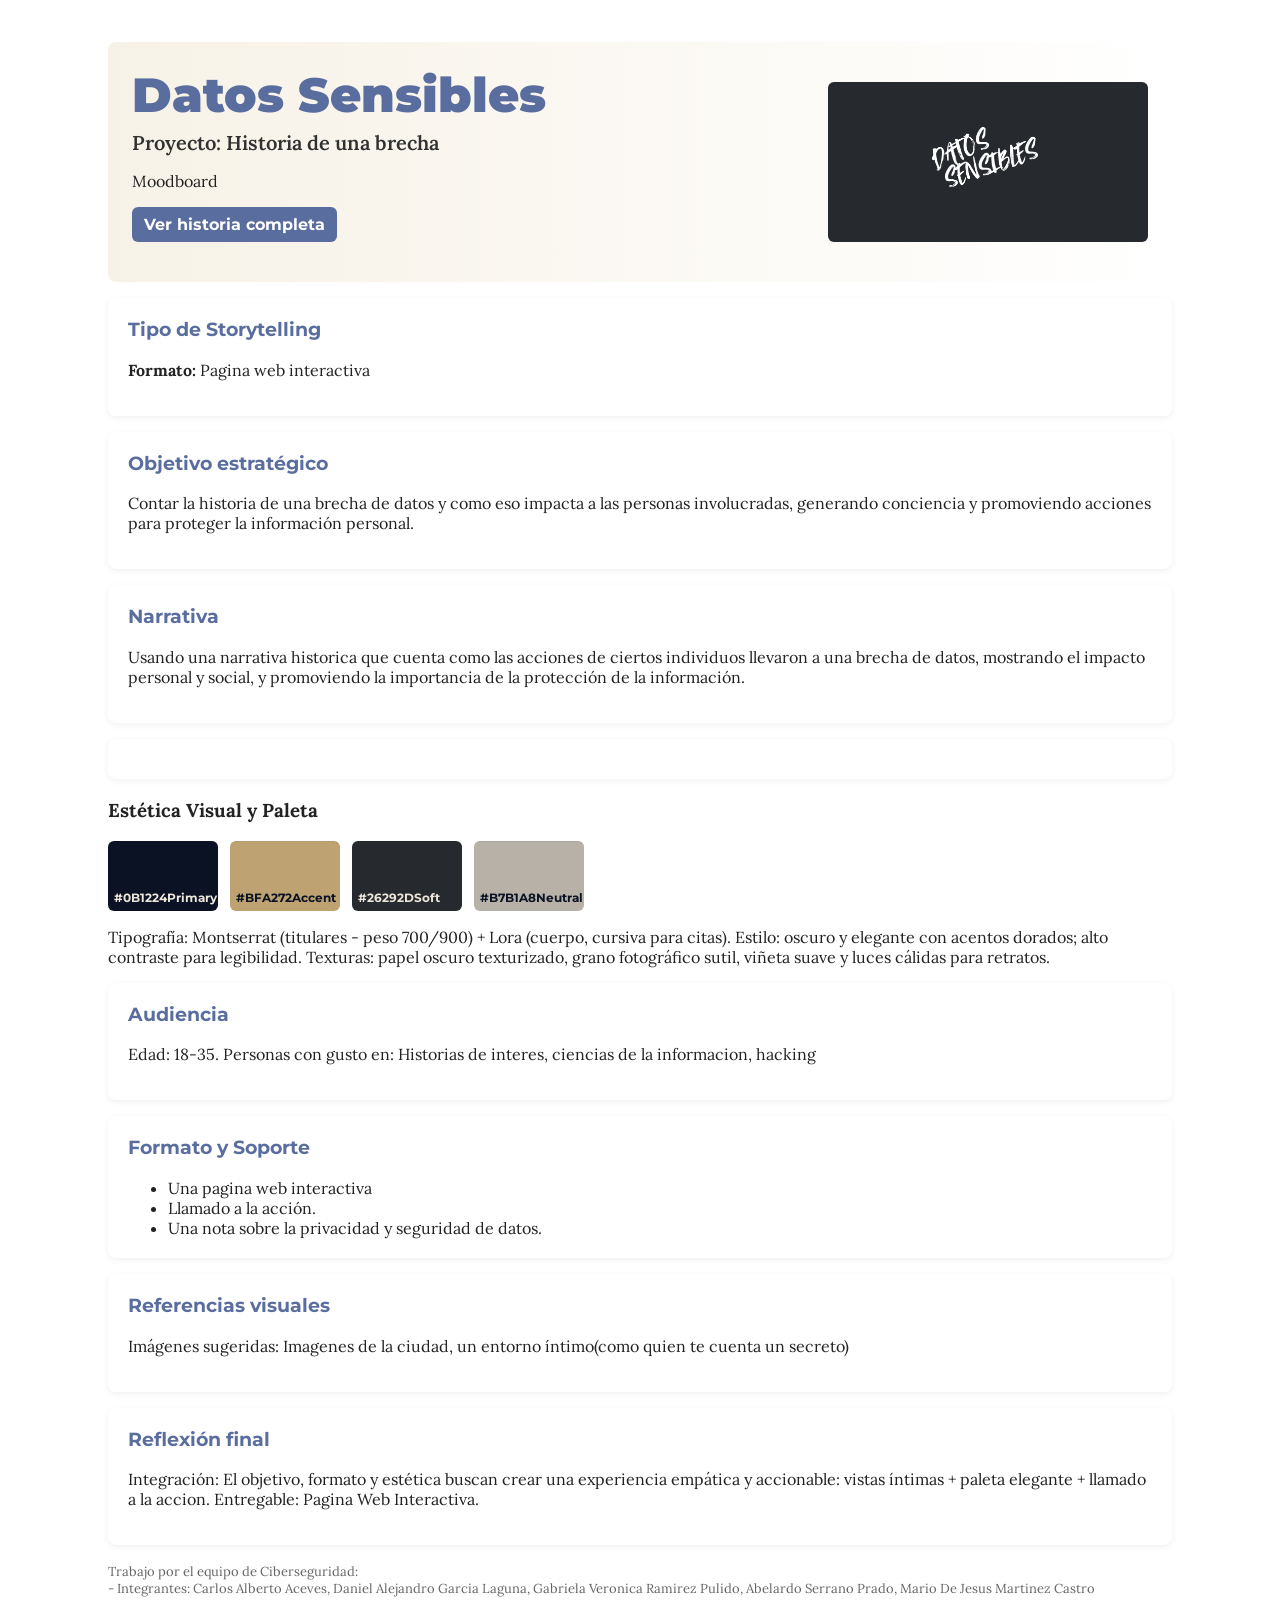
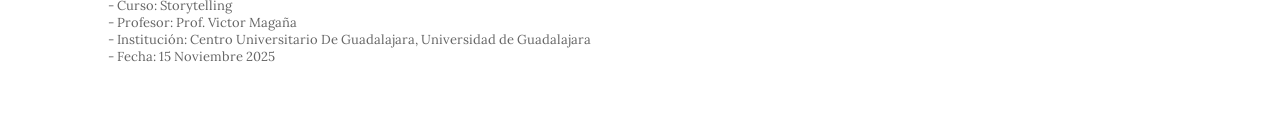
<file: moodboard/index.html>
<!doctype html>
<html lang="es">
<head>
  <meta charset="utf-8">
  <meta name="viewport" content="width=device-width, initial-scale=1">
  <title>Moodboard - Datos Sensibles</title>
  <link href="https://fonts.googleapis.com/css2?family=Lora:ital@0;1&family=Montserrat:wght@400;700;900&display=swap" rel="stylesheet">
  <link rel="stylesheet" href="style.css">
</head>
<body>
  <div class="container">
    <header class="cover">
      <div class="cover-left">
  <h1>Datos Sensibles</h1>
        <h2>Proyecto: Historia de una brecha</h2>
       
        <p class="subtitle">Moodboard</p>
  <p style="margin-top:12px"><a href="/historia.html" class="button">Ver historia completa</a></p>
      </div>
      <div class="cover-right">
        <div class="cover-image" id="cover-img">
          <!-- Reemplaza esta caja con un <img src="images/tu-portada.jpg" alt="Portada"> -->
          <!-- Preview a different logo (logo.png) as requested -->
          <img src="images/logo.png" alt="Preview logo" />
        </div>
      </div>
    </header>

    <section class="slide slide-2">
      <h3>Tipo de Storytelling</h3>
      <p><strong>Formato:</strong> Pagina web interactiva</p>
      
    </section>

    <section class="slide slide-3">
      <h3>Objetivo estratégico</h3>
      <p>Contar la historia de una brecha de datos y como eso impacta a las personas involucradas, generando conciencia y promoviendo acciones para proteger la información personal.</p>
    </section>

    <section class="slide slide-4">
      <h3>Narrativa</h3>
      <p>Usando una narrativa historica que cuenta como las acciones de ciertos individuos llevaron a una brecha de datos, mostrando el impacto personal y social, y promoviendo la importancia de la protección de la información.</p>
    </section>

    <section class="slide slide-5 dark-elegant"></section>
      <h3>Estética Visual y Paleta</h3>
      <div class="palette">
        <div class="swatch primary" style="background:#0B1224; color:#EDE6DB">#0B1224 <span>Primary</span></div>
        <div class="swatch accent"  style="background:#BFA272; color:#0B1224">#BFA272 <span>Accent</span></div>
        <div class="swatch soft"    style="background:#26292D; color:#EDE6DB">#26292D <span>Soft</span></div>
        <div class="swatch neutral" style="background:#B7B1A8; color:#0B1224">#B7B1A8 <span>Neutral</span></div>
      </div>
      <p>Tipografía: Montserrat (titulares - peso 700/900) + Lora (cuerpo, cursiva para citas). Estilo: oscuro y elegante con acentos dorados; alto contraste para legibilidad. Texturas: papel oscuro texturizado, grano fotográfico sutil, viñeta suave y luces cálidas para retratos.</p>
    </section>

    <section class="slide slide-6">
      <h3>Audiencia</h3>
      <p>Edad: 18-35. Personas con gusto en: Historias de interes, ciencias de la informacion, hacking</p>
    </section>

    <section class="slide slide-7">
      <h3>Formato y Soporte</h3>
      <ul>
        <li>Una pagina web interactiva</li>
        <li>Llamado a la acción.</li>
        <li>Una nota sobre la privacidad y seguridad de datos.</li>
      </ul>
    </section>

    <section class="slide slide-8">
      <h3>Referencias visuales</h3>
      <p>Imágenes sugeridas: Imagenes de la ciudad, un entorno íntimo(como quien te cuenta un secreto) </p>
      </section>

    <section class="slide slide-9">
      <h3>Reflexión final</h3>
      <p>Integración: El objetivo, formato y estética buscan crear una experiencia empática y accionable: vistas íntimas + paleta elegante + llamado a la accion. Entregable: Pagina Web Interactiva.</p>
    </section>

    <footer class="credits">
      <p>Trabajo por el equipo de Ciberseguridad:
        <br> - Integrantes: Carlos Alberto Aceves, Daniel Alejandro Garcia Laguna, Gabriela Veronica Ramirez Pulido, Abelardo Serrano Prado, Mario De Jesus Martinez Castro
        <br> - Curso: Storytelling
        <br> - Profesor: Prof. Victor Magaña
        <br> - Institución: Centro Universitario De Guadalajara, Universidad de Guadalajara
        <br> - Fecha: 15 Noviembre 2025
      </p>
    </footer>
  </div>
</body>
</html>
</file>
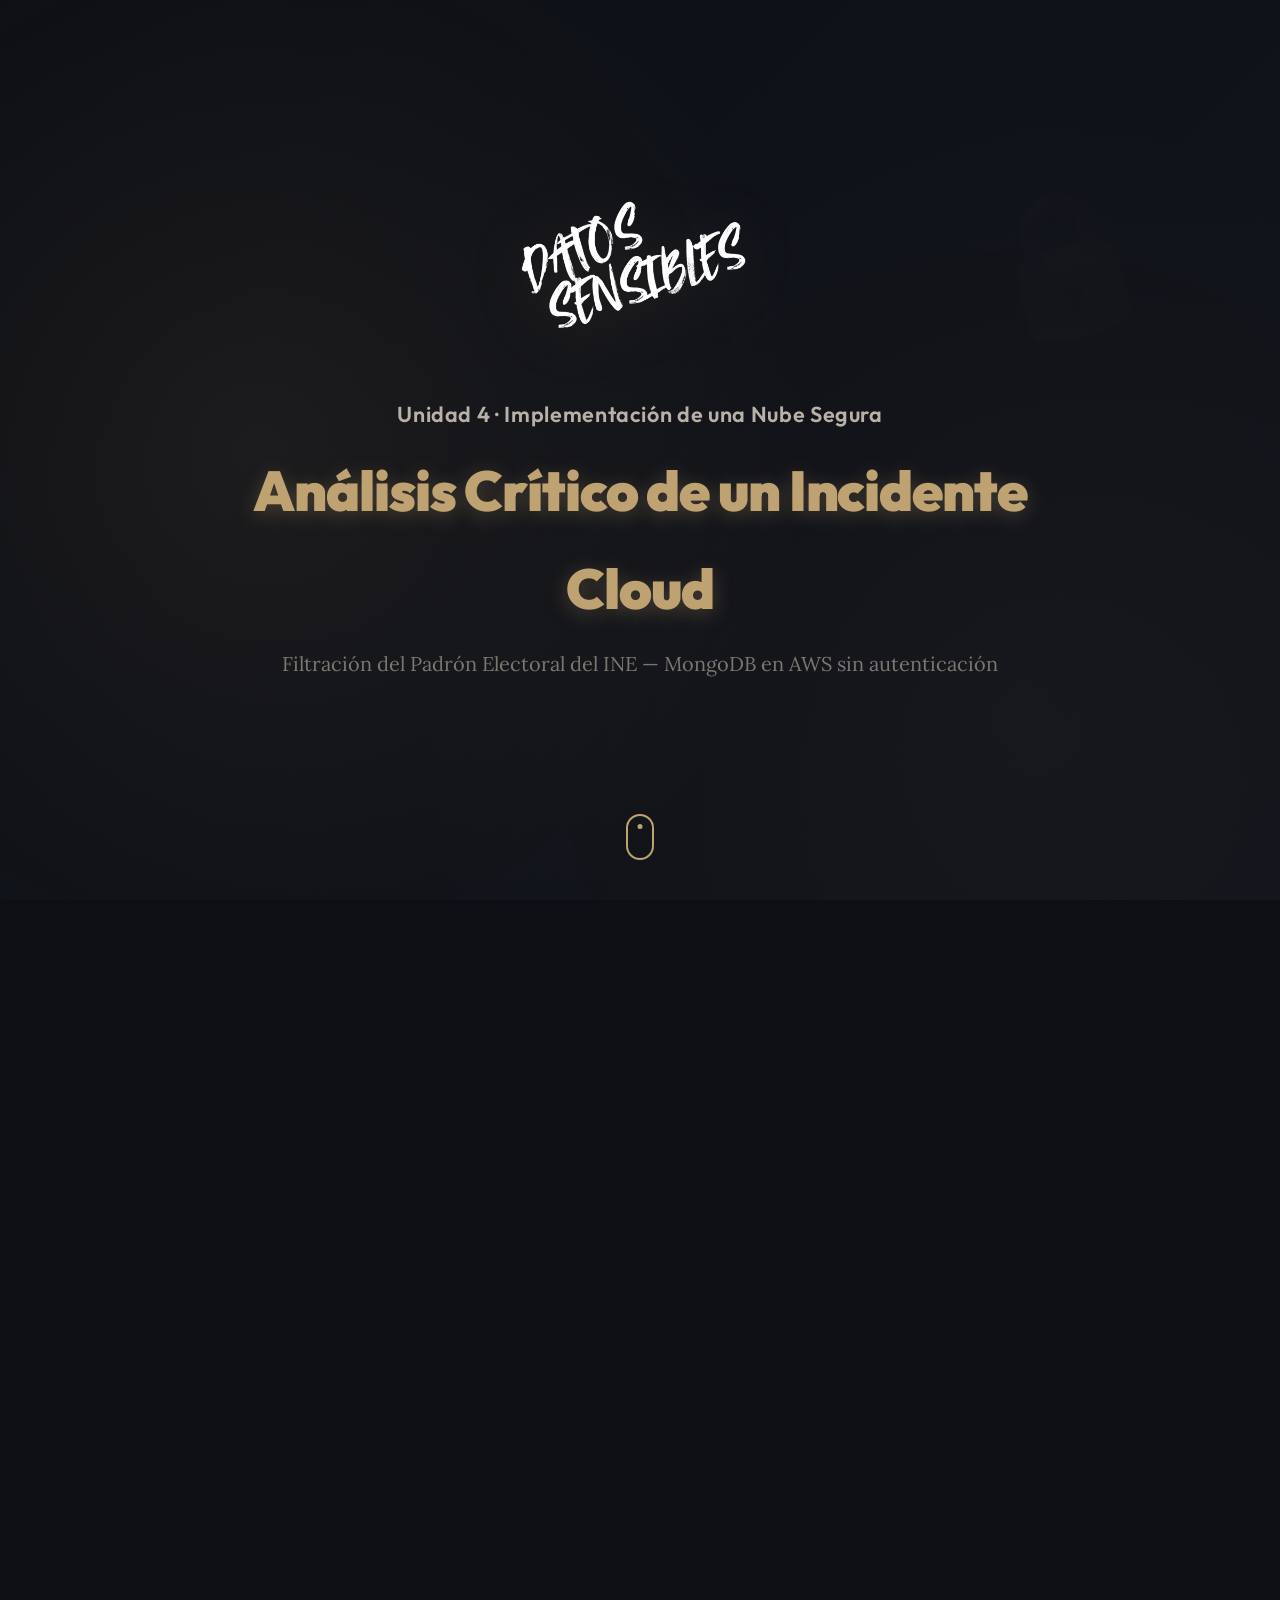
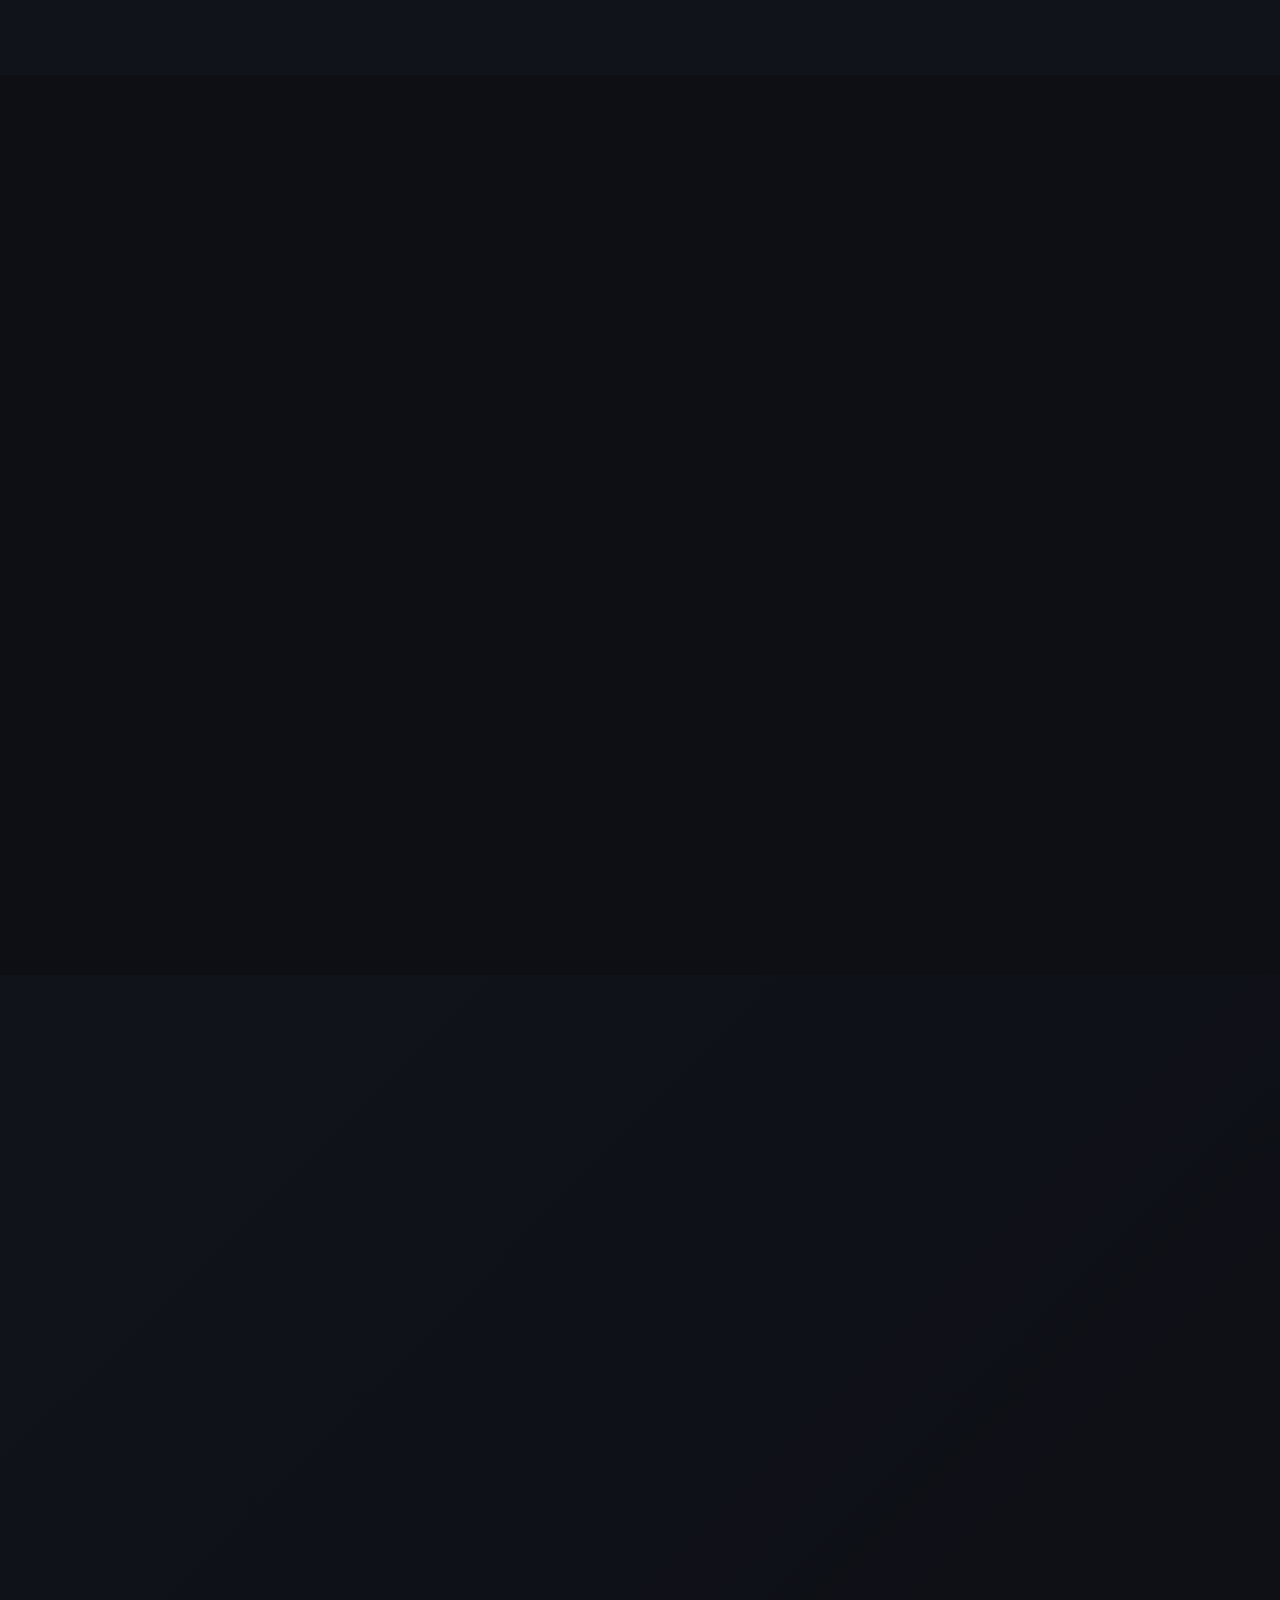
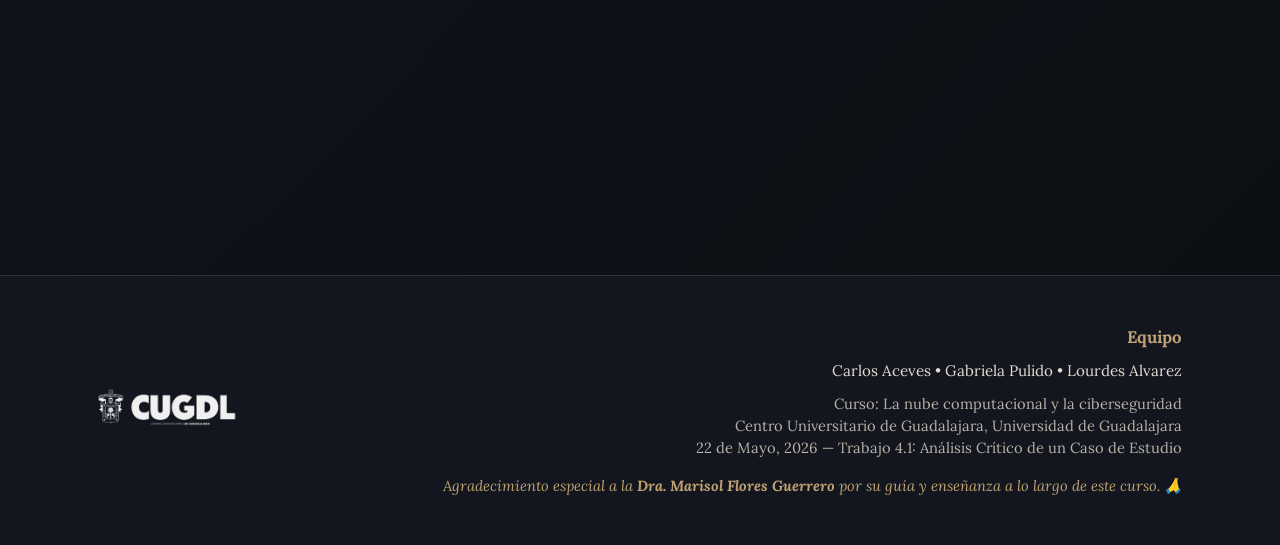
<file: historia.html>
<!DOCTYPE html>
<html lang="es">

<head>
  <meta charset="UTF-8">
  <meta name="viewport" content="width=device-width, initial-scale=1.0">
  <title>Datos Sensibles — Análisis de Nube Segura | Trabajo 4.1</title>
  <meta name="description"
    content="Análisis crítico de la filtración del Padrón Electoral del INE (2016) como caso de estudio de seguridad en la nube. Unidad 4: Implementación de una nube segura.">
  <link
    href="https://fonts.googleapis.com/css2?family=Lora:ital@0;1&family=Montserrat:wght@400;600;700;900&family=JetBrains+Mono:wght@400;600&family=Outfit:wght@300;400;600;800&display=swap"
    rel="stylesheet">
  <style>
    /* ===== DESIGN TOKENS ===== */
    :root {
      --bg-primary: #0d0f14;
      --bg-secondary: #13161e;
      --bg-card: #181c28;
      --bg-card-hover: #1e2233;
      --bg-glass: rgba(24, 28, 40, 0.72);
      --accent: #BFA272;
      --accent-bright: #d4b788;
      --accent-dim: rgba(191, 162, 114, 0.12);
      --accent-glow: rgba(191, 162, 114, 0.25);
      --text-primary: #EDE6DB;
      --text-secondary: #B7B1A8;
      --text-muted: #7a7670;
      --success: #4ade80;
      --warning: #fbbf24;
      --danger: #f87171;
      --info: #60a5fa;
      --border-subtle: rgba(191, 162, 114, 0.08);
      --border-accent: rgba(191, 162, 114, 0.2);
      --radius-sm: 8px;
      --radius-md: 14px;
      --radius-lg: 20px;
      --radius-xl: 28px;
      --shadow-card: 0 8px 32px rgba(0, 0, 0, 0.45);
      --shadow-glow: 0 0 40px rgba(191, 162, 114, 0.12);
      --font-body: 'Lora', serif;
      --font-heading: 'Outfit', sans-serif;
      --font-mono: 'JetBrains Mono', monospace;
    }

    * {
      margin: 0;
      padding: 0;
      box-sizing: border-box;
    }

    html {
      scroll-behavior: smooth;
    }

    body {
      font-family: var(--font-body);
      background: var(--bg-primary);
      color: var(--text-primary);
      overflow-x: hidden;
      line-height: 1.75;
    }

    /* ===== PROGRESS BAR ===== */
    .progress-bar {
      position: fixed;
      top: 0;
      left: 0;
      height: 3px;
      background: linear-gradient(90deg, var(--accent), var(--accent-bright));
      z-index: 1000;
      transition: width 0.1s ease;
      box-shadow: 0 0 12px var(--accent-glow);
    }

    /* ===== BACKGROUND DECORATIONS ===== */
    .bg-decoration {
      position: fixed;
      opacity: 0;
      pointer-events: none;
      z-index: 0;
      transition: opacity 1.5s ease, transform 1.5s ease;
      font-size: 140px;
    }

    .bg-decoration.active {
      opacity: 0.05;
    }

    .bg-lock {
      top: 15%;
      right: 10%;
      transform: rotate(-15deg);
    }

    .bg-shield {
      bottom: 20%;
      left: 8%;
      transform: rotate(10deg);
    }

    .bg-key {
      top: 50%;
      right: 5%;
      transform: rotate(25deg);
    }

    .bg-alert {
      top: 70%;
      left: 15%;
      transform: rotate(-20deg);
    }

    .bg-eye {
      top: 30%;
      left: 12%;
      transform: rotate(15deg);
    }

    .bg-network {
      bottom: 10%;
      right: 15%;
      transform: rotate(-10deg);
    }

    /* ===== PHASE BADGE ===== */
    .phase-badge {
      display: inline-flex;
      align-items: center;
      gap: 0.6rem;
      background: linear-gradient(135deg, var(--accent), #a08855);
      color: var(--bg-primary);
      font-family: var(--font-heading);
      font-weight: 700;
      font-size: 0.8rem;
      letter-spacing: 0.1em;
      text-transform: uppercase;
      padding: 0.4rem 1.1rem;
      border-radius: 50px;
      margin-bottom: 1rem;
      box-shadow: 0 4px 16px var(--accent-glow);
    }

    .phase-badge .phase-num {
      background: var(--bg-primary);
      color: var(--accent);
      width: 24px;
      height: 24px;
      border-radius: 50%;
      display: flex;
      align-items: center;
      justify-content: center;
      font-size: 0.75rem;
      font-weight: 900;
    }

    /* ===== HERO ===== */
    .hero {
      min-height: 100vh;
      display: flex;
      align-items: center;
      justify-content: center;
      text-align: center;
      position: relative;
      background: linear-gradient(135deg, rgba(13, 15, 20, 0.8) 0%, rgba(19, 22, 30, 0.8) 100%);
      overflow: hidden;
    }

    .hero::before {
      content: '';
      position: absolute;
      inset: 0;
      background:
        radial-gradient(circle at 20% 50%, rgba(191, 162, 114, 0.08) 0%, transparent 50%),
        radial-gradient(circle at 80% 80%, rgba(191, 162, 114, 0.04) 0%, transparent 50%);
      animation: pulse 8s ease-in-out infinite;
    }

    @keyframes pulse {

      0%,
      100% {
        opacity: 0.5;
      }

      50% {
        opacity: 1;
      }
    }

    .hero-content {
      position: relative;
      z-index: 2;
      max-width: 900px;
      padding: 2rem;
      opacity: 0;
      transform: translateY(30px);
      animation: fadeInUp 1.5s ease forwards;
    }

    @keyframes fadeInUp {
      to {
        opacity: 1;
        transform: translateY(0);
      }
    }

    .hero-logo {
      max-width: 320px;
      margin-bottom: 1.5rem;
      filter: drop-shadow(0 8px 32px rgba(191, 162, 114, 0.15));
    }

    .hero h1 {
      font-family: var(--font-heading);
      font-weight: 900;
      font-size: clamp(2rem, 6vw, 3.5rem);
      margin-bottom: 0.5rem;
      color: var(--accent);
      text-shadow: 0 4px 20px rgba(191, 162, 114, 0.3);
      letter-spacing: -0.02em;
    }

    .hero .hero-subtitle {
      font-family: var(--font-heading);
      font-weight: 600;
      font-size: clamp(1rem, 2.5vw, 1.35rem);
      color: var(--text-secondary);
      margin-bottom: 0.5rem;
      letter-spacing: 0.03em;
    }

    .hero p {
      font-size: clamp(1rem, 2vw, 1.25rem);
      color: var(--text-muted);
      margin-bottom: 2rem;
    }

    .scroll-indicator {
      position: absolute;
      bottom: 40px;
      left: 50%;
      transform: translateX(-50%);
      animation: bounce 2s infinite;
    }

    @keyframes bounce {

      0%,
      100% {
        transform: translate(-50%, 0);
      }

      50% {
        transform: translate(-50%, 10px);
      }
    }

    .scroll-indicator span {
      display: block;
      width: 28px;
      height: 46px;
      border: 2px solid var(--accent);
      border-radius: 25px;
      position: relative;
    }

    .scroll-indicator span::before {
      content: '';
      position: absolute;
      top: 8px;
      left: 50%;
      transform: translateX(-50%);
      width: 5px;
      height: 5px;
      background: var(--accent);
      border-radius: 50%;
      animation: scrollDot 2s infinite;
    }

    @keyframes scrollDot {
      0% {
        top: 8px;
        opacity: 1;
      }

      100% {
        top: 28px;
        opacity: 0;
      }
    }

    /* ===== SECTIONS ===== */
    section {
      min-height: 100vh;
      padding: 6rem 2rem;
      position: relative;
      display: flex;
      align-items: center;
      justify-content: center;
      z-index: 1;
    }

    .section-content {
      max-width: 1100px;
      width: 100%;
      opacity: 0;
      transform: translateY(50px);
      transition: opacity 1s ease, transform 1s ease;
    }

    .section-content.visible {
      opacity: 1;
      transform: translateY(0);
    }

    .section-alt {
      background: rgba(19, 22, 30, 0.65);
    }

    h2 {
      font-family: var(--font-heading);
      font-weight: 700;
      font-size: clamp(1.8rem, 5vw, 3rem);
      margin-bottom: 1.5rem;
      color: var(--accent);
      position: relative;
      display: inline-block;
    }

    h2::after {
      content: '';
      position: absolute;
      bottom: -8px;
      left: 0;
      width: 60%;
      height: 3px;
      background: linear-gradient(to right, var(--accent), transparent);
    }

    h3 {
      font-family: var(--font-heading);
      font-weight: 700;
      font-size: clamp(1.2rem, 3vw, 1.6rem);
      margin: 2rem 0 1rem;
      color: var(--text-secondary);
    }

    p {
      font-size: clamp(1rem, 1.8vw, 1.15rem);
      margin-bottom: 1.3rem;
      color: var(--text-primary);
    }

    /* ===== INCIDENT PROFILE CARD (Fase 1) ===== */
    .profile-card {
      background: var(--bg-glass);
      backdrop-filter: blur(16px);
      -webkit-backdrop-filter: blur(16px);
      border: 1px solid var(--border-accent);
      border-radius: var(--radius-lg);
      padding: 2rem 2.5rem;
      margin: 2.5rem 0;
      box-shadow: var(--shadow-card), var(--shadow-glow);
      position: relative;
      overflow: hidden;
    }

    .profile-card::before {
      content: '';
      position: absolute;
      top: 0;
      left: 0;
      right: 0;
      height: 3px;
      background: linear-gradient(90deg, var(--accent), transparent);
    }

    .profile-card .profile-id {
      font-family: var(--font-mono);
      font-size: 0.8rem;
      color: var(--text-muted);
      margin-bottom: 1.2rem;
      letter-spacing: 0.05em;
    }

    .profile-grid {
      display: grid;
      grid-template-columns: repeat(auto-fit, minmax(260px, 1fr));
      gap: 1rem 2rem;
    }

    .profile-field {
      display: flex;
      flex-direction: column;
      gap: 0.25rem;
    }

    .profile-field .field-label {
      font-family: var(--font-heading);
      font-weight: 700;
      font-size: 0.75rem;
      text-transform: uppercase;
      letter-spacing: 0.12em;
      color: var(--accent);
    }

    .profile-field .field-value {
      font-size: 1.05rem;
      color: var(--text-primary);
      line-height: 1.5;
    }

    .profile-field .field-value.mono {
      font-family: var(--font-mono);
      font-size: 0.95rem;
    }

    /* ===== QUOTE ===== */
    .quote {
      font-family: var(--font-body);
      font-style: italic;
      font-size: clamp(1.2rem, 2.5vw, 1.7rem);
      color: var(--text-secondary);
      border-left: 4px solid var(--accent);
      padding-left: 2rem;
      margin: 2.5rem 0;
    }

    /* ===== VULNERABILITY MAP (Fase 2) ===== */
    .vuln-map {
      display: grid;
      grid-template-columns: repeat(auto-fit, minmax(220px, 1fr));
      gap: 1rem;
      margin: 2rem 0;
    }

    .vuln-item {
      background: var(--bg-card);
      border: 1px solid var(--border-subtle);
      border-radius: var(--radius-md);
      padding: 1.2rem 1.4rem;
      display: flex;
      align-items: flex-start;
      gap: 0.8rem;
      transition: transform 0.25s ease, box-shadow 0.25s ease, border-color 0.25s ease;
    }

    .vuln-item:hover {
      transform: translateY(-4px);
      box-shadow: var(--shadow-card);
    }

    .vuln-item.applies {
      border-color: var(--success);
      background: rgba(74, 222, 128, 0.04);
    }

    .vuln-item.applies:hover {
      box-shadow: 0 8px 28px rgba(74, 222, 128, 0.12);
    }

    .vuln-item.not-applies {
      border-color: var(--border-subtle);
      opacity: 0.55;
    }

    .vuln-icon {
      font-size: 1.4rem;
      flex-shrink: 0;
      margin-top: 0.1rem;
    }

    .vuln-text {
      font-family: var(--font-heading);
      font-weight: 600;
      font-size: 0.9rem;
      color: var(--text-primary);
    }

    .vuln-item.not-applies .vuln-text {
      color: var(--text-muted);
    }

    /* ===== TIMELINE ===== */
    .timeline {
      position: relative;
      padding-left: 50px;
      margin: 3rem 0;
    }

    .timeline::before {
      content: '';
      position: absolute;
      left: 0;
      top: 0;
      bottom: 0;
      width: 2px;
      background: linear-gradient(to bottom, var(--accent), transparent);
    }

    .timeline-item {
      position: relative;
      margin-bottom: 2.5rem;
      padding-left: 30px;
    }

    .timeline-item::before {
      content: '';
      position: absolute;
      left: -9px;
      top: 5px;
      width: 20px;
      height: 20px;
      border-radius: 50%;
      background: var(--bg-secondary);
      border: 3px solid #444;
      box-shadow: 0 0 0 3px rgba(191, 162, 114, 0.08);
      transition: box-shadow 0.5s cubic-bezier(.77, 0, .18, 1), background 0.5s cubic-bezier(.77, 0, .18, 1);
    }

    .timeline-item.visible::before {
      box-shadow: 0 0 16px 6px rgba(191, 162, 114, 0.7), 0 0 0 3px rgba(191, 162, 114, 0.2);
      background: var(--accent);
      border: 3px solid var(--bg-primary);
    }

    .timeline-date {
      font-family: var(--font-mono);
      font-weight: 600;
      color: var(--accent);
      font-size: 0.85rem;
      margin-bottom: 0.4rem;
      letter-spacing: 0.03em;
    }

    .timeline-item p {
      margin-bottom: 0;
      font-size: 1rem;
    }

    /* ===== STATS GRID (Fase 3) ===== */
    .stats-grid {
      display: grid;
      grid-template-columns: repeat(auto-fit, minmax(220px, 1fr));
      gap: 1.5rem;
      margin: 2.5rem 0;
    }

    .stat-card {
      background: var(--bg-card);
      border-radius: var(--radius-lg);
      border: 1.5px solid var(--accent-dim);
      box-shadow: var(--shadow-card);
      padding: 2rem 1.5rem;
      text-align: center;
      transition: transform 0.3s, box-shadow 0.3s;
      display: flex;
      flex-direction: column;
      align-items: center;
      justify-content: center;
    }

    .stat-card:hover {
      transform: translateY(-8px) scale(1.03);
      box-shadow: 0 16px 48px rgba(191, 162, 114, 0.18);
    }

    .stat-number {
      font-family: var(--font-heading);
      font-size: 2.4rem;
      font-weight: 800;
      color: var(--accent);
      margin-bottom: 0.5rem;
      letter-spacing: 0.5px;
    }

    .stat-label {
      font-family: var(--font-body);
      font-size: 1.05rem;
      color: var(--text-primary);
      opacity: 0.85;
    }

    /* ===== IMPACT QUESTIONS ===== */
    .impact-questions {
      display: grid;
      grid-template-columns: repeat(auto-fit, minmax(280px, 1fr));
      gap: 1.2rem;
      margin: 2rem 0;
    }

    .impact-q {
      background: var(--bg-card);
      border: 1px solid var(--border-subtle);
      border-radius: var(--radius-md);
      padding: 1.5rem;
      transition: border-color 0.3s ease;
    }

    .impact-q:hover {
      border-color: var(--border-accent);
    }

    .impact-q .q-label {
      font-family: var(--font-heading);
      font-weight: 700;
      font-size: 0.95rem;
      color: var(--accent);
      margin-bottom: 0.6rem;
    }

    .impact-q .q-answer {
      font-size: 0.95rem;
      color: var(--text-secondary);
      line-height: 1.6;
      margin-bottom: 0;
    }

    /* ===== RESPONSE SPECTRUM (Fase 4) ===== */
    .response-spectrum {
      margin: 2.5rem 0;
      display: flex;
      flex-direction: column;
      gap: 1.5rem;
    }

    .spectrum-row {
      display: grid;
      grid-template-columns: 160px 1fr auto;
      align-items: center;
      gap: 1.2rem;
    }

    .spectrum-label {
      font-family: var(--font-heading);
      font-weight: 700;
      font-size: 0.9rem;
      color: var(--text-primary);
      text-align: right;
    }

    .spectrum-bar-wrap {
      height: 12px;
      background: rgba(255, 255, 255, 0.06);
      border-radius: 50px;
      overflow: hidden;
      position: relative;
    }

    .spectrum-bar {
      height: 100%;
      border-radius: 50px;
      transition: width 1.5s cubic-bezier(.4, 0, .2, 1);
      width: 0;
    }

    .spectrum-bar.good {
      background: linear-gradient(90deg, #22c55e, #4ade80);
    }

    .spectrum-bar.warn {
      background: linear-gradient(90deg, #eab308, #fbbf24);
    }

    .spectrum-bar.bad {
      background: linear-gradient(90deg, #dc2626, #f87171);
    }

    .spectrum-rating {
      font-family: var(--font-mono);
      font-size: 0.8rem;
      font-weight: 600;
      min-width: 100px;
      text-align: left;
    }

    .spectrum-rating.good {
      color: var(--success);
    }

    .spectrum-rating.warn {
      color: var(--warning);
    }

    .spectrum-rating.bad {
      color: var(--danger);
    }

    @media (max-width: 680px) {
      .spectrum-row {
        grid-template-columns: 1fr;
        gap: 0.4rem;
      }

      .spectrum-label {
        text-align: left;
      }

      .spectrum-rating {
        text-align: left;
      }
    }

    /* ===== DIAGNOSIS MATRIX ===== */
    .diagnosis-matrix {
      width: 100%;
      border-collapse: collapse;
      margin: 2rem 0;
      font-size: 0.95rem;
    }

    .diagnosis-matrix th {
      font-family: var(--font-heading);
      font-weight: 700;
      color: var(--accent);
      text-align: left;
      padding: 1rem;
      border-bottom: 2px solid var(--border-accent);
      font-size: 0.85rem;
      text-transform: uppercase;
      letter-spacing: 0.08em;
    }

    .diagnosis-matrix td {
      padding: 0.9rem 1rem;
      border-bottom: 1px solid var(--border-subtle);
      color: var(--text-secondary);
      vertical-align: top;
    }

    .diagnosis-matrix tr:hover td {
      background: rgba(191, 162, 114, 0.03);
    }

    .diagnosis-matrix .check-yes {
      color: var(--success);
      font-weight: 700;
    }

    .diagnosis-matrix .check-no {
      color: var(--danger);
      font-weight: 700;
    }

    /* ===== LESSONS / PROJECT CONNECTION (Fase 5) ===== */
    .lessons-grid {
      display: grid;
      grid-template-columns: repeat(auto-fit, minmax(280px, 1fr));
      gap: 1.2rem;
      margin: 2rem 0;
    }

    .lesson-card {
      background: var(--bg-card);
      border: 1px solid var(--border-subtle);
      border-radius: var(--radius-md);
      padding: 1.5rem;
      transition: transform 0.25s ease, border-color 0.25s ease;
    }

    .lesson-card:hover {
      transform: translateY(-4px);
      border-color: var(--border-accent);
    }

    .lesson-card .lesson-icon {
      font-size: 1.8rem;
      margin-bottom: 0.8rem;
    }

    .lesson-card .lesson-title {
      font-family: var(--font-heading);
      font-weight: 700;
      font-size: 1rem;
      color: var(--accent);
      margin-bottom: 0.5rem;
    }

    .lesson-card .lesson-desc {
      font-size: 0.92rem;
      color: var(--text-secondary);
      line-height: 1.6;
      margin: 0;
    }

    /* ===== SEARCH FORM STYLES ===== */
    #searchForm {
      display: flex;
      flex-direction: column;
      gap: 0.8rem;
      align-items: flex-start;
      max-width: 920px;
      width: 100%;
      margin-top: 1rem;
    }

    #searchForm label {
      color: var(--accent);
      font-family: var(--font-heading);
      font-weight: 700;
      margin-bottom: 0.25rem;
    }

    #searchForm select,
    #searchForm input[type="text"] {
      background: var(--bg-glass);
      backdrop-filter: blur(12px);
      -webkit-backdrop-filter: blur(12px);
      color: var(--text-primary);
      border: 1px solid var(--border-accent);
      padding: 0.6rem 0.9rem;
      border-radius: 10px;
      font-family: var(--font-heading);
      font-size: 0.95rem;
      width: 100%;
      max-width: 520px;
      transition: box-shadow 0.15s ease, transform 0.06s ease, border-color 0.12s ease;
      -webkit-appearance: none;
      -moz-appearance: none;
      appearance: none;
    }

    #searchForm select {
      background-image: linear-gradient(45deg, transparent 50%, var(--accent) 50%), linear-gradient(135deg, var(--accent) 50%, transparent 50%);
      background-position: calc(100% - 18px) calc(50% - 3px), calc(100% - 12px) calc(50% - 3px);
      background-size: 6px 6px, 6px 6px;
      background-repeat: no-repeat;
      padding-right: 2.4rem;
    }

    #searchForm input::placeholder {
      color: var(--text-muted);
      opacity: 1;
    }

    #searchForm select:focus,
    #searchForm input[type="text"]:focus {
      outline: none;
      border-color: var(--accent);
      box-shadow: 0 0 0 4px rgba(191, 162, 114, 0.09);
      transform: translateY(-1px);
    }

    #searchFields {
      display: flex;
      gap: 0.8rem;
      width: 100%;
      flex-wrap: wrap;
      align-items: center;
    }

    #searchFields>* {
      margin: 0.2rem 0;
    }

    #searchFields .compact,
    #searchForm .compact {
      max-width: 170px;
    }

    #searchForm button {
      margin-top: 0.4rem;
      align-self: flex-start;
      padding: 0.85rem 2rem;
      border-radius: 40px;
    }

    /* ===== RESULT CARDS ===== */
    .result-card {
      background: var(--bg-card);
      border-radius: var(--radius-md);
      border: 1px solid var(--accent-dim);
      padding: 1.25rem;
      margin: 1rem 0;
      box-shadow: var(--shadow-card);
      transition: transform 0.18s ease, box-shadow 0.18s ease;
    }

    .result-card:hover {
      transform: translateY(-6px);
      box-shadow: 0 18px 48px rgba(0, 0, 0, 0.6);
    }

    .result-header {
      font-family: var(--font-heading);
      font-weight: 700;
      color: var(--accent);
      margin-bottom: 0.75rem;
      font-size: 1.05rem;
    }

    .result-grid {
      display: grid;
      grid-template-columns: repeat(2, minmax(0, 1fr));
      gap: 0.45rem 1.25rem;
    }

    .result-row {
      display: flex;
      gap: 0.6rem;
      align-items: flex-start;
    }

    .result-row.hidden {
      display: none !important;
    }

    .result-key {
      color: var(--accent);
      font-weight: 700;
      min-width: 120px;
      flex: 0 0 140px;
      font-size: 0.95rem;
    }

    .result-val {
      color: var(--text-primary);
      font-family: var(--font-body);
      font-size: 0.95rem;
      white-space: normal;
      word-break: break-word;
    }

    @media (max-width: 680px) {
      .result-grid {
        grid-template-columns: 1fr;
      }

      .result-key {
        min-width: 100px;
        flex: 0 0 120px;
      }
    }

    /* ===== BUTTONS ===== */
    .btn {
      font-family: var(--font-heading);
      font-weight: 700;
      padding: 1rem 2.5rem;
      border: none;
      border-radius: 50px;
      cursor: pointer;
      font-size: 1rem;
      transition: all 0.3s ease;
      text-decoration: none;
      display: inline-block;
    }

    .btn-primary {
      background: var(--accent);
      color: var(--bg-primary);
      box-shadow: 0 4px 20px var(--accent-glow);
    }

    .btn-primary:hover {
      background: var(--accent-bright);
      transform: translateY(-3px);
      box-shadow: 0 6px 30px rgba(191, 162, 114, 0.5);
    }

    .btn-secondary {
      background: transparent;
      color: var(--accent);
      border: 2px solid var(--accent);
    }

    .btn-secondary:hover {
      background: rgba(191, 162, 114, 0.1);
      transform: translateY(-3px);
    }

    .cta-section {
      background: linear-gradient(135deg, rgba(19, 22, 30, 0.65) 0%, rgba(13, 15, 20, 0.65) 100%);
      text-align: center;
    }

    .cta-buttons {
      display: flex;
      gap: 1.5rem;
      justify-content: center;
      flex-wrap: wrap;
      margin-top: 2rem;
    }

    /* ===== SOURCE CITATIONS ===== */
    .sources {
      margin-top: 2rem;
      padding-top: 1.5rem;
      border-top: 1px solid var(--border-subtle);
    }

    .sources h4 {
      font-family: var(--font-heading);
      font-weight: 700;
      font-size: 0.85rem;
      color: var(--accent);
      text-transform: uppercase;
      letter-spacing: 0.1em;
      margin-bottom: 0.8rem;
    }

    .sources ul {
      list-style: none;
      padding: 0;
    }

    .sources li {
      font-family: var(--font-mono);
      font-size: 0.8rem;
      color: var(--text-muted);
      margin-bottom: 0.4rem;
      padding-left: 1rem;
      position: relative;
    }

    .sources li::before {
      content: '→';
      position: absolute;
      left: 0;
      color: var(--accent);
    }

    .sources a {
      color: var(--text-secondary);
      text-decoration: none;
      transition: color 0.2s;
    }

    .sources a:hover {
      color: var(--accent);
    }

    /* ===== FOOTER ===== */
    footer {
      background: var(--bg-secondary);
      padding: 3rem 2rem;
      color: var(--text-secondary);
      border-top: 1px solid var(--border-accent);
    }

    .footer-inner {
      display: flex;
      align-items: center;
      gap: 1.5rem;
      max-width: 1100px;
      margin: 0 auto;
      width: 100%;
      padding: 0 0.5rem;
      justify-content: space-between;
    }

    .footer-logo img {
      max-width: 140px;
      width: 100%;
      height: auto;
      display: block;
      opacity: 0.95;
      transition: transform 0.18s ease, opacity 0.18s ease;
    }

    .footer-logo a {
      display: inline-block;
      cursor: pointer;
    }

    .footer-logo a:hover img {
      transform: translateY(-4px) scale(1.02);
      opacity: 1;
    }

    .footer-right {
      color: var(--text-secondary);
      font-size: 0.95rem;
      line-height: 1.6;
      text-align: right;
      flex: 1 1 auto;
      min-width: 220px;
    }

    .team-name {
      color: var(--accent);
      font-weight: 700;
      display: block;
      margin-bottom: 0.5rem;
      font-size: 1.05rem;
    }

    .team-list {
      color: var(--text-primary);
      opacity: 0.95;
      margin-bottom: 0.6rem;
    }

    .footer-meta {
      margin-top: .4rem;
      color: var(--text-secondary);
      font-size: 0.92rem;
      line-height: 1.5;
    }

    @media (max-width: 680px) {
      .footer-inner {
        flex-direction: column;
        align-items: center;
        text-align: center;
      }

      .footer-logo img {
        max-width: 120px;
      }

      .footer-right {
        text-align: center;
        min-width: 0;
        margin-top: 0.6rem;
      }
    }

    /* ===== RESPONSIVE ===== */
    @media (max-width: 768px) {
      section {
        padding: 4rem 1.5rem;
      }

      .timeline {
        padding-left: 30px;
      }

      .cta-buttons {
        flex-direction: column;
        align-items: center;
      }

      .btn {
        width: 100%;
        max-width: 300px;
      }

      .profile-card {
        padding: 1.5rem;
      }

      .profile-grid {
        grid-template-columns: 1fr;
      }

      #searchForm select,
      #searchForm input[type="text"] {
        max-width: 100%;
      }

      #searchForm button {
        width: 100%;
        max-width: 360px;
      }

      #searchFields {
        flex-direction: column;
        align-items: stretch;
      }
    }
  </style>
</head>

<body>
  <div class="progress-bar" id="progressBar"></div>

  <!-- Background decorative elements -->
  <div class="bg-decoration bg-lock">🔒</div>
  <div class="bg-decoration bg-shield">🛡️</div>
  <div class="bg-decoration bg-key">🔑</div>
  <div class="bg-decoration bg-alert">⚠️</div>
  <div class="bg-decoration bg-eye">👁️</div>
  <div class="bg-decoration bg-network">🌐</div>

  <!-- ═══════════════════════════════════════════════════════ -->
  <!-- HERO + FASE 1: PERFIL DEL INCIDENTE                   -->
  <!-- ═══════════════════════════════════════════════════════ -->
  <div class="hero">
    <div class="hero-content">
      <img class="hero-logo" src="moodboard/images/logo.png" alt="Datos Sensibles Logo">
      <div class="hero-subtitle">Unidad 4 · Implementación de una Nube Segura</div>
      <h1>Análisis Crítico de un Incidente Cloud</h1>
      <p>Filtración del Padrón Electoral del INE — MongoDB en AWS sin autenticación</p>
    </div>
    <div class="scroll-indicator">
      <span></span>
    </div>
  </div>

  <!-- ═══════════════════════════════════════════════════════ -->
  <!-- FASE 1: PERFIL DEL INCIDENTE                           -->
  <!-- ═══════════════════════════════════════════════════════ -->
  <section id="fase1">
    <div class="section-content">
      <div class="phase-badge"><span class="phase-num">1</span> Perfil del Incidente</div>
      <h2>Identificación del Caso</h2>
      <p>El punto de partida de todo análisis: documentar con precisión qué pasó, dónde, cómo y por qué importa.</p>

      <div class="profile-card">
        <div class="profile-id">ID: INC-2016-INE-MX-001 &nbsp;·&nbsp; PROCESO: Análisis Cloud Security</div>
        <div class="profile-grid">
          <div class="profile-field">
            <span class="field-label">Nombre del Incidente</span>
            <span class="field-value">Filtración del Padrón Electoral del INE</span>
          </div>
          <div class="profile-field">
            <span class="field-label">Período</span>
            <span class="field-value mono">Septiembre 2015 — Abril 2016</span>
          </div>
          <div class="profile-field">
            <span class="field-label">Víctima</span>
            <span class="field-value">Instituto Nacional Electoral (INE) / 93.4 millones de ciudadanos mexicanos</span>
          </div>
          <div class="profile-field">
            <span class="field-label">Plataforma Cloud</span>
            <span class="field-value">Amazon Web Services — EC2 Instance</span>
          </div>
          <div class="profile-field">
            <span class="field-label">Tecnología Comprometida</span>
            <span class="field-value">MongoDB (sin autenticación, configuración por defecto)</span>
          </div>
          <div class="profile-field">
            <span class="field-label">Descubierto por</span>
            <span class="field-value">Chris Vickery, investigador de seguridad (vía Shodan)</span>
          </div>
          <div class="profile-field">
            <span class="field-label">Contexto</span>
            <span class="field-value">Copia del padrón electoral entregada a partido político (Movimiento Ciudadano),
              subida a servidor cloud sin protección</span>
          </div>
          <div class="profile-field">
            <span class="field-label">Fuentes</span>
            <span class="field-value mono">SecurityWeek · CSO Online · Help Net Security · InformationWeek</span>
          </div>
        </div>
      </div>

      <div class="quote">
        "Una base de datos con la información personal de 93.4 millones de votantes mexicanos fue encontrada expuesta en
        un servidor de Amazon, accesible para cualquier persona en internet — sin contraseña, sin cifrado, sin
        monitoreo."
      </div>
    </div>
  </section>

  <!-- ═══════════════════════════════════════════════════════ -->
  <!-- CONTEXTO Y NARRATIVA                                   -->
  <!-- ═══════════════════════════════════════════════════════ -->
  <section class="section-alt" id="contexto">
    <div class="section-content">
      <h2>Contexto: La Cadena de Custodia Rota</h2>
      <p>Por ley, el INE está obligado a proporcionar copias del padrón electoral a los partidos políticos para
        verificación. Esta práctica, diseñada para transparencia democrática, se convirtió en el eslabón más débil de la
        cadena de seguridad.</p>
      <p>Un actor asociado al partido político <strong>Movimiento Ciudadano</strong> tomó la decisión de migrar esta
        base de datos sensible a la nube — específicamente a una instancia de <strong>Amazon EC2</strong> — utilizando
        <strong>MongoDB</strong> como motor de base de datos.</p>
      <p>El problema crítico: la instalación de MongoDB se dejó con su configuración por defecto, que en versiones
        anteriores <strong>no requería autenticación</strong> y escuchaba en todas las interfaces de red. El resultado
        fue una base de datos de 132 GB con la información más sensible de casi 100 millones de ciudadanos,
        completamente accesible desde internet público.</p>

      <div class="quote">
        "La migración a la nube sin controles de seguridad convirtió un ejercicio de transparencia democrática en la
        mayor filtración de datos personales en la historia de México."
      </div>
    </div>
  </section>

  <!-- ═══════════════════════════════════════════════════════ -->
  <!-- FASE 2: VECTOR DE ATAQUE                               -->
  <!-- ═══════════════════════════════════════════════════════ -->
  <section id="fase2">
    <div class="section-content">
      <div class="phase-badge"><span class="phase-num">2</span> Vector de Ataque</div>
      <h2>¿Por Dónde Entró la Amenaza?</h2>
      <p>El vector principal fue la <strong>mala configuración del servicio cloud</strong>: una base de datos MongoDB
        desplegada en AWS EC2 sin autenticación, sin firewall, y sin segmentación de red. No fue un ataque sofisticado —
        fue negligencia operativa en la nube.</p>

      <h3>Mapa de Vulnerabilidades Cloud</h3>
      <div class="vuln-map">
        <div class="vuln-item applies">
          <span class="vuln-icon">✅</span>
          <span class="vuln-text">Base de datos pública sin autenticación (MongoDB default)</span>
        </div>
        <div class="vuln-item applies">
          <span class="vuln-icon">✅</span>
          <span class="vuln-text">Falta de segmentación de red (puerto abierto al mundo)</span>
        </div>
        <div class="vuln-item applies">
          <span class="vuln-icon">✅</span>
          <span class="vuln-text">Mala configuración de permisos en la instancia cloud</span>
        </div>
        <div class="vuln-item applies">
          <span class="vuln-icon">✅</span>
          <span class="vuln-text">Error humano — migración sin revisión de seguridad</span>
        </div>
        <div class="vuln-item applies">
          <span class="vuln-icon">✅</span>
          <span class="vuln-text">Falta de monitoreo — 190 días sin detección</span>
        </div>
        <div class="vuln-item not-applies">
          <span class="vuln-icon">❌</span>
          <span class="vuln-text">API expuesta (no aplica — acceso directo a DB)</span>
        </div>
        <div class="vuln-item not-applies">
          <span class="vuln-icon">❌</span>
          <span class="vuln-text">Credenciales comprometidas (no había credenciales)</span>
        </div>
        <div class="vuln-item not-applies">
          <span class="vuln-icon">❌</span>
          <span class="vuln-text">Ingeniería social (no fue necesaria)</span>
        </div>
        <div class="vuln-item not-applies">
          <span class="vuln-icon">❌</span>
          <span class="vuln-text">Ransomware / DDoS (no aplica)</span>
        </div>
      </div>

      <h3>Línea de Tiempo del Incidente</h3>
      <div class="timeline">
        <div class="timeline-item">
          <div class="timeline-date">SEPTIEMBRE 2015</div>
          <p>La base de datos MongoDB con el padrón electoral es subida a una instancia de AWS EC2 sin configurar
            autenticación ni restricciones de red. La puerta queda completamente abierta.</p>
        </div>
        <div class="timeline-item">
          <div class="timeline-date">14 DE ABRIL, 2016</div>
          <p>El investigador de seguridad Chris Vickery descubre la base de datos expuesta utilizando
            <strong>Shodan</strong>, un motor de búsqueda para dispositivos conectados a internet. Encuentra 132 GB de
            datos accesibles sin contraseña.</p>
        </div>
        <div class="timeline-item">
          <div class="timeline-date">14-21 DE ABRIL, 2016</div>
          <p>Vickery intenta contactar a las autoridades: el Departamento de Estado de EE.UU., la Embajada de México en
            Washington, y al INE directamente. Durante una semana, la base de datos sigue expuesta.</p>
        </div>
        <div class="timeline-item">
          <div class="timeline-date">21 DE ABRIL, 2016</div>
          <p>Amazon Web Services es notificado directamente sobre la instancia comprometida. AWS actúa como
            intermediario para contactar al propietario de la cuenta.</p>
        </div>
        <div class="timeline-item">
          <div class="timeline-date">22 DE ABRIL, 2016</div>
          <p>La base de datos es finalmente desconectada tras la coordinación entre AWS, el INE y las autoridades. Han
            pasado aproximadamente <strong>190 días</strong> desde la exposición inicial.</p>
        </div>
      </div>
    </div>
  </section>

  <!-- ═══════════════════════════════════════════════════════ -->
  <!-- FASE 3: ANÁLISIS DE IMPACTO                            -->
  <!-- ═══════════════════════════════════════════════════════ -->
  <section class="section-alt" id="fase3">
    <div class="section-content">
      <div class="phase-badge"><span class="phase-num">3</span> Análisis de Impacto</div>
      <h2>Consecuencias del Incidente</h2>
      <p>Detrás de cada estadística hay una persona real cuya información más sensible quedó expuesta.</p>

      <div class="stats-grid">
        <div class="stat-card">
          <span class="stat-number">93.4M</span>
          <span class="stat-label">Registros de votantes expuestos</span>
        </div>
        <div class="stat-card">
          <span class="stat-number">132 GB</span>
          <span class="stat-label">Tamaño de la base de datos</span>
        </div>
        <div class="stat-card">
          <span class="stat-number">~190</span>
          <span class="stat-label">Días de exposición sin detectar</span>
        </div>
        <div class="stat-card">
          <span class="stat-number">100%</span>
          <span class="stat-label">Evitable con configuración básica</span>
        </div>
      </div>

      <h3>Panel de Evaluación de Impacto</h3>
      <div class="impact-questions">
        <div class="impact-q">
          <div class="q-label">¿Qué se perdió o comprometió?</div>
          <p class="q-answer">Nombres completos, direcciones, fechas de nacimiento, nombres de padres, ocupaciones, CURP
            y credenciales de elector de 93.4 millones de ciudadanos mexicanos.</p>
        </div>
        <div class="impact-q">
          <div class="q-label">¿Hubo fuga de datos?</div>
          <p class="q-answer">Sí. La base de datos estuvo accesible públicamente durante aproximadamente 190 días. No se
            puede determinar cuántos actores accedieron a los datos durante ese período.</p>
        </div>
        <div class="impact-q">
          <div class="q-label">¿Se afectó la disponibilidad del servicio?</div>
          <p class="q-answer">No directamente. Los sistemas del INE siguieron operando. Sin embargo, la confianza
            pública en la seguridad del sistema electoral fue severamente dañada.</p>
        </div>
        <div class="impact-q">
          <div class="q-label">¿Hubo sanciones o demandas?</div>
          <p class="q-answer">El INE presentó una denuncia penal contra responsables desconocidos. Se abrieron
            investigaciones sobre la cadena de custodia de los datos. El impacto reputacional fue significativo.</p>
        </div>
      </div>

      <p style="margin-top:2rem;">Las consecuencias van más allá de los números: identidades expuestas al robo, posible
        manipulación electoral, y una pérdida profunda de confianza en las instituciones encargadas de proteger los
        datos más sensibles de la nación.</p>
    </div>
  </section>

  <!-- ═══════════════════════════════════════════════════════ -->
  <!-- FASE 4: EVALUACIÓN DE LA RESPUESTA                     -->
  <!-- ═══════════════════════════════════════════════════════ -->
  <section id="fase4">
    <div class="section-content">
      <div class="phase-badge"><span class="phase-num">4</span> Evaluación de la Respuesta</div>
      <h2>¿Cómo Respondió la Organización?</h2>
      <p>Evaluar la respuesta es tan importante como analizar el ataque. ¿Se actuó con rapidez, transparencia y
        eficacia?</p>

      <h3>Espectro de Respuesta a Incidentes</h3>
      <div class="response-spectrum" id="responseSpectrum">
        <div class="spectrum-row">
          <span class="spectrum-label">Detección</span>
          <div class="spectrum-bar-wrap">
            <div class="spectrum-bar bad" data-width="20"></div>
          </div>
          <span class="spectrum-rating bad">⚠️ TARDÍA — 190 días, descubierta por tercero</span>
        </div>
        <div class="spectrum-row">
          <span class="spectrum-label">Contención</span>
          <div class="spectrum-bar-wrap">
            <div class="spectrum-bar good" data-width="75"></div>
          </div>
          <span class="spectrum-rating good">✅ RÁPIDA — 8 días tras descubrimiento</span>
        </div>
        <div class="spectrum-row">
          <span class="spectrum-label">Recuperación</span>
          <div class="spectrum-bar-wrap">
            <div class="spectrum-bar warn" data-width="40"></div>
          </div>
          <span class="spectrum-rating warn">⚠️ PARCIAL — datos ya expuestos, irrecuperable</span>
        </div>
        <div class="spectrum-row">
          <span class="spectrum-label">Forense</span>
          <div class="spectrum-bar-wrap">
            <div class="spectrum-bar warn" data-width="35"></div>
          </div>
          <span class="spectrum-rating warn">⚠️ LIMITADA — denuncia penal sin resolución pública</span>
        </div>
        <div class="spectrum-row">
          <span class="spectrum-label">Comunicación</span>
          <div class="spectrum-bar-wrap">
            <div class="spectrum-bar bad" data-width="25"></div>
          </div>
          <span class="spectrum-rating bad">❌ DEFICIENTE — INE desvió culpa al partido político</span>
        </div>
      </div>

      <h3>Matriz de Diagnóstico: Vector vs. Control</h3>
      <table class="diagnosis-matrix">
        <thead>
          <tr>
            <th>Vector Identificado</th>
            <th>Control que lo Habría Prevenido</th>
            <th>¿Existía?</th>
          </tr>
        </thead>
        <tbody>
          <tr>
            <td>MongoDB sin autenticación</td>
            <td>Habilitar autenticación obligatoria en la configuración de MongoDB</td>
            <td class="check-no">✗ NO</td>
          </tr>
          <tr>
            <td>Puerto 27017 abierto a internet</td>
            <td>Security Groups de AWS restringiendo acceso por IP/VPC</td>
            <td class="check-no">✗ NO</td>
          </tr>
          <tr>
            <td>Datos sin cifrar en reposo</td>
            <td>Cifrado AES-256 en disco (EBS Encryption)</td>
            <td class="check-no">✗ NO</td>
          </tr>
          <tr>
            <td>Sin monitoreo de acceso</td>
            <td>AWS CloudTrail + CloudWatch Alerts + SIEM</td>
            <td class="check-no">✗ NO</td>
          </tr>
          <tr>
            <td>Migración sin auditoría</td>
            <td>Proceso formal de revisión de seguridad pre-deployment</td>
            <td class="check-no">✗ NO</td>
          </tr>
          <tr>
            <td>Cadena de custodia rota</td>
            <td>DLP (Data Loss Prevention) + acuerdos contractuales de seguridad</td>
            <td class="check-no">✗ NO</td>
          </tr>
        </tbody>
      </table>
    </div>
  </section>

  <!-- ═══════════════════════════════════════════════════════ -->
  <!-- FASE 5: LECCIONES APRENDIDAS + PROYECTO FINAL          -->
  <!-- ═══════════════════════════════════════════════════════ -->
  <section class="section-alt" id="fase5">
    <div class="section-content">
      <div class="phase-badge"><span class="phase-num">5</span> Lecciones Aprendidas</div>
      <h2>El Puente al Proyecto Final</h2>
      <p>Cada vulnerabilidad del caso INE tiene una contramedida directa que hemos implementado en la arquitectura de
        nuestro proyecto <strong>Datos Sensibles</strong>.</p>

      <div class="lessons-grid">
        <div class="lesson-card">
          <div class="lesson-icon">🔐</div>
          <div class="lesson-title">Autenticación Obligatoria</div>
          <p class="lesson-desc">A diferencia del MongoDB expuesto, nuestro proyecto implementa autenticación con
            sesiones Flask. Nadie accede a la base de datos sin credenciales válidas.</p>
        </div>
        <div class="lesson-card">
          <div class="lesson-icon">🛡️</div>
          <div class="lesson-title">Control de Acceso a Datos</div>
          <p class="lesson-desc">Implementamos un sistema de registros bloqueados (BLOCKED_FULL_NAMES,
            BLOCKED_IDENTIFIERS) que filtra información sensible antes de mostrarla al usuario.</p>
        </div>
        <div class="lesson-card">
          <div class="lesson-icon">🌐</div>
          <div class="lesson-title">CORS Configurado</div>
          <p class="lesson-desc">Flask-CORS está configurado para controlar qué orígenes pueden acceder a la API,
            previniendo acceso no autorizado desde dominios externos.</p>
        </div>
        <div class="lesson-card">
          <div class="lesson-icon">🔑</div>
          <div class="lesson-title">Gestión de Secretos</div>
          <p class="lesson-desc">Las credenciales se manejan mediante variables de entorno (AUTH_USER, AUTH_PASSWORD,
            FLASK_SECRET), nunca hardcodeadas en el código fuente.</p>
        </div>
        <div class="lesson-card">
          <div class="lesson-icon">📋</div>
          <div class="lesson-title">Tokens de Sesión Únicos</div>
          <p class="lesson-desc">Cada sesión autenticada genera un page_token de un solo uso, previniendo replay attacks
            y acceso no autorizado a páginas protegidas.</p>
        </div>
        <div class="lesson-card">
          <div class="lesson-icon">☁️</div>
          <div class="lesson-title">Deployment Seguro en Cloud</div>
          <p class="lesson-desc">El proyecto se despliega en Render con configuración segura: variables de entorno
            gestionadas, HTTPS forzado, y base de datos PostgreSQL/Neon con autenticación.</p>
        </div>
      </div>

      <div class="sources">
        <h4>Fuentes Consultadas</h4>
        <ul>
          <li><a href="https://www.securityweek.com" target="_blank" rel="noopener">SecurityWeek — "93.4 Million Mexican
              Voter Records Found on Amazon Server"</a></li>
          <li><a href="https://www.csoonline.com" target="_blank" rel="noopener">CSO Online — "Mexico voter data exposed
              on misconfigured AWS"</a></li>
          <li><a href="https://www.helpnetsecurity.com" target="_blank" rel="noopener">Help Net Security — "Researcher
              finds personal records of 93.4M Mexican voters"</a></li>
          <li><a href="https://www.informationweek.com" target="_blank" rel="noopener">InformationWeek — "Mexican
              Electoral Institute Data Breach Analysis"</a></li>
          <li><a href="https://www.vice.com" target="_blank" rel="noopener">Vice/Motherboard — "A Database of 93.4M
              Mexican Voter Records Found on Amazon"</a></li>
          <li><a href="https://www.cybersecurity-help.cz" target="_blank" rel="noopener">Cybersecurity Help — "INE
              MongoDB AWS Breach Technical Analysis"</a></li>
        </ul>
      </div>
    </div>
  </section>

  <!-- ═══════════════════════════════════════════════════════ -->
  <!-- DEMOSTRACIÓN: DATOS SENSIBLES (BÚSQUEDA)               -->
  <!-- ═══════════════════════════════════════════════════════ -->
  <section id="demo">
    <div class="section-content">
      <h2>Demostración: Base de Datos Vulnerada</h2>
      <p>Como parte del proyecto, esta sección permite consultar un subconjunto de la base de datos filtrada,
        demostrando la gravedad real del incidente y la importancia de proteger datos sensibles.</p>

      <form id="searchForm" style="margin-bottom:2rem;">
        <label for="searchType">Tipo de búsqueda:</label>
        <select id="searchType" name="searchType">
          <option value="paterno_or_materno">Paterno o Materno</option>
          <option value="paterno_and_materno">Paterno y Materno</option>
          <option value="full_name">Nombre completo</option>
        </select>
        <div id="searchFields" style="margin-top:1rem;"></div>
        <button type="submit" class="btn btn-primary" style="margin-top:1rem;">Buscar</button>
      </form>
      <div id="searchResults"></div>
    </div>
  </section>

  <!-- ═══════════════════════════════════════════════════════ -->
  <!-- CTA                                                     -->
  <!-- ═══════════════════════════════════════════════════════ -->
  <section class="cta-section">
    <div class="section-content">
      <h2>Protege Tu Información</h2>
      <p>No esperes a ser víctima de una brecha de datos. La seguridad en la nube comienza con configuraciones básicas:
        autenticación, cifrado, monitoreo y principio de mínimo privilegio.</p>
      <div class="cta-buttons">
        <a href="https://www.cisa.gov/" class="btn btn-primary" target="_blank" rel="noopener">CISA — Recursos</a>
        <a href="https://aws.amazon.com/security/security-learning/" class="btn btn-secondary" target="_blank"
          rel="noopener">AWS Security Best Practices</a>
      </div>
    </div>
  </section>

  <!-- ═══════════════════════════════════════════════════════ -->
  <!-- FOOTER                                                  -->
  <!-- ═══════════════════════════════════════════════════════ -->
  <footer>
    <div class="footer-inner">
      <div class="footer-logo">
        <a href="https://cugdl.udg.mx/" target="_blank" rel="noopener noreferrer" title="Sitio CUGDL"
          aria-label="Ir al sitio del Centro Universitario de Guadalajara">
          <img src="moodboard/images/CUGDL_LOGO2.png" alt="CUGDL Logo">
        </a>
      </div>
      <div class="footer-right">
        <span class="team-name">Equipo</span>
        <div class="team-list">Carlos Aceves • Gabriela Pulido • Lourdes Alvarez</div>
        <div class="footer-meta">Curso: La nube computacional y la ciberseguridad<br>
          Centro Universitario de Guadalajara, Universidad de Guadalajara<br>
          22 de Mayo, 2026 — Trabajo 4.1: Análisis Crítico de un Caso de Estudio</div>
        <div class="footer-meta" style="margin-top: 1rem; font-style: italic; color: var(--accent);">
          Agradecimiento especial a la <strong>Dra. Marisol Flores Guerrero</strong> por su guía y enseñanza a lo largo
          de este curso. 🙏
        </div>
      </div>
    </div>
  </footer>


  <script>
    // ═══════════════════════════════════════════════════════
    // SEARCH FORM (preserved from original)
    // ═══════════════════════════════════════════════════════
    const searchTypeSelect = document.getElementById('searchType');
    const searchFieldsDiv = document.getElementById('searchFields');
    const searchForm = document.getElementById('searchForm');
    const searchResultsDiv = document.getElementById('searchResults');

    const FIELD_LABELS = [
      "NOMBRE", "PATERNO", "MATERNO", "FECNAC", "CALLE", "COLONIA", "CURP"
    ];

    const SHOW_FIELDS = [
      "NOMBRE", "PATERNO", "MATERNO", "FECNAC", "CALLE", "COLONIA", "CURP"
    ];

    function renderFields(type) {
      let html = '';
      if (type === 'single') {
        html += '<label for="label">Campo:</label>';
        html += '<select id="label" name="label" class="compact">';
        FIELD_LABELS.forEach(lbl => {
          html += `<option value="${lbl}">${lbl}</option>`;
        });
        html += '</select>';
        html += '<input type="text" id="value" name="value" placeholder="Valor exacto" required />';
      } else if (type === 'paterno_or_materno') {
        html += '<input type="text" id="term" name="term" placeholder="Apellido" required />';
      } else if (type === 'paterno_and_materno') {
        html += '<input type="text" id="paterno" name="paterno" placeholder="Paterno" required />';
        html += '<input type="text" id="materno" name="materno" placeholder="Materno" required />';
      } else if (type === 'full_name') {
        html += '<input type="text" id="nombre" name="nombre" placeholder="Nombre" required />';
        html += '<input type="text" id="paterno" name="paterno" placeholder="Paterno" required />';
        html += '<input type="text" id="materno" name="materno" placeholder="Materno" required />';
      }
      searchFieldsDiv.innerHTML = html;
    }

    searchTypeSelect.addEventListener('change', e => {
      renderFields(e.target.value);
    });
    renderFields(searchTypeSelect.value);

    searchForm.addEventListener('submit', async function (e) {
      e.preventDefault();
      const type = searchTypeSelect.value;
      let payload = { type };
      if (type === 'single') {
        payload.label = document.getElementById('label').value;
        payload.value = document.getElementById('value').value;
      } else if (type === 'paterno_or_materno') {
        payload.term = document.getElementById('term').value;
      } else if (type === 'paterno_and_materno') {
        payload.paterno = document.getElementById('paterno').value;
        payload.materno = document.getElementById('materno').value;
      } else if (type === 'full_name') {
        payload.nombre = document.getElementById('nombre').value;
        payload.paterno = document.getElementById('paterno').value;
        payload.materno = document.getElementById('materno').value;
      }
      searchResultsDiv.innerHTML = '<p>Buscando...</p>';
      try {
        const res = await fetch('/api/search', {
          method: 'POST',
          headers: { 'Content-Type': 'application/json' },
          body: JSON.stringify(payload)
        });
        if (!res.ok) {
          const text = await res.text();
          console.error('API returned error', res.status, res.statusText, text);
          searchResultsDiv.innerHTML = `<p>Error del servidor: ${res.status} ${res.statusText}</p><pre style="white-space:pre-wrap;color:var(--accent);">${text.slice(0, 1000)}</pre>`;
          return;
        }
        const results = await res.json();
        if (!Array.isArray(results) || results.length === 0) {
          searchResultsDiv.innerHTML = '<p>No se encontraron resultados.</p>';
        } else {
          let html = `<p>Resultados encontrados: ${results.length}</p>`;
          results.slice(0, 10).forEach((client, idx) => {
            html += `<div class="result-card">`;
            html += `<div class="result-header">Resultado #${idx + 1}</div>`;
            html += `<div class="result-grid">`;
            SHOW_FIELDS.forEach(lbl => {
              const safeVal = (client[lbl] || 'N/A');
              html += `<div class="result-row"><span class="result-key">${lbl}:</span><span class="result-val">${safeVal}</span></div>`;
            });
            html += `</div>`;
            html += `</div>`;
          });
          if (results.length > 10) html += `<p>Mostrando los primeros 10 resultados.</p>`;
          searchResultsDiv.innerHTML = html;
        }
      } catch (err) {
        console.error('Fetch error:', err);
        const msg = err && err.message ? err.message : String(err);
        searchResultsDiv.innerHTML = `<p>Error al consultar la base de datos: ${msg}</p>`;
      }
    });

    // ═══════════════════════════════════════════════════════
    // PROGRESS BAR
    // ═══════════════════════════════════════════════════════
    window.addEventListener('scroll', () => {
      const h = document.documentElement;
      const b = document.body;
      const st = 'scrollTop';
      const sh = 'scrollHeight';
      const percent = (h[st] || b[st]) / ((h[sh] || b[sh]) - h.clientHeight) * 100;
      document.getElementById('progressBar').style.width = percent + '%';
    });

    // ═══════════════════════════════════════════════════════
    // BACKGROUND DECORATIONS
    // ═══════════════════════════════════════════════════════
    window.addEventListener('scroll', () => {
      const scrollPercentage = (window.scrollY / (document.documentElement.scrollHeight - window.innerHeight)) * 100;
      const decorations = document.querySelectorAll('.bg-decoration');
      decorations.forEach((decoration, index) => {
        const startPercent = (index * 16.66);
        const endPercent = startPercent + 20;
        if (scrollPercentage >= startPercent && scrollPercentage <= endPercent) {
          decoration.classList.add('active');
        } else {
          decoration.classList.remove('active');
        }
      });
    });

    // ═══════════════════════════════════════════════════════
    // INTERSECTION OBSERVER — FADE IN ANIMATIONS
    // ═══════════════════════════════════════════════════════
    const observer = new IntersectionObserver((entries) => {
      entries.forEach(entry => {
        entry.target.classList.toggle('visible', entry.isIntersecting);
      });
    }, { threshold: 0.1 });

    document.querySelectorAll('.section-content').forEach(section => {
      observer.observe(section);
    });
    document.querySelectorAll('.stat-card').forEach(card => {
      observer.observe(card);
    });

    // ═══════════════════════════════════════════════════════
    // TIMELINE DOTS — SEQUENTIAL ILLUMINATION
    // ═══════════════════════════════════════════════════════
    const timelineItems = Array.from(document.querySelectorAll('.timeline-item'));
    let dotsOn = false;
    let resetTimeout = null;

    function illuminateDotsSequentially() {
      if (dotsOn) return;
      dotsOn = true;
      timelineItems.forEach((item, idx) => {
        setTimeout(() => {
          item.classList.add('visible');
        }, idx * 2000);
      });
      if (resetTimeout) clearTimeout(resetTimeout);
      resetTimeout = setTimeout(() => {
        timelineItems.forEach(item => item.classList.remove('visible'));
        dotsOn = false;
      }, timelineItems.length * 2000 + 4000);
    }

    function turnOffDotsSequentially() {
      if (!dotsOn) return;
      dotsOn = false;
      if (resetTimeout) clearTimeout(resetTimeout);
      timelineItems.forEach((item, idx) => {
        setTimeout(() => {
          item.classList.remove('visible');
        }, idx * 500);
      });
    }

    const timeline = document.querySelector('.timeline');
    if (timeline) {
      const timelineObserver = new IntersectionObserver((entries) => {
        entries.forEach(entry => {
          if (entry.isIntersecting) {
            illuminateDotsSequentially();
          } else {
            turnOffDotsSequentially();
          }
        });
      }, { threshold: 0.1 });
      timelineObserver.observe(timeline);
    }

    // ═══════════════════════════════════════════════════════
    // RESPONSE SPECTRUM — ANIMATED BARS
    // ═══════════════════════════════════════════════════════
    const spectrumObserver = new IntersectionObserver((entries) => {
      entries.forEach(entry => {
        if (entry.isIntersecting) {
          const bars = entry.target.querySelectorAll('.spectrum-bar');
          bars.forEach((bar, idx) => {
            setTimeout(() => {
              bar.style.width = bar.dataset.width + '%';
            }, idx * 200);
          });
        } else {
          const bars = entry.target.querySelectorAll('.spectrum-bar');
          bars.forEach(bar => {
            bar.style.width = '0%';
          });
        }
      });
    }, { threshold: 0.2 });

    const responseSpectrum = document.getElementById('responseSpectrum');
    if (responseSpectrum) {
      spectrumObserver.observe(responseSpectrum);
    }

    // ═══════════════════════════════════════════════════════
    // SMOOTH SCROLL FOR ANCHOR LINKS
    // ═══════════════════════════════════════════════════════
    document.querySelectorAll('a[href^="#"]').forEach(anchor => {
      anchor.addEventListener('click', function (e) {
        e.preventDefault();
        const target = document.querySelector(this.getAttribute('href'));
        if (target) {
          target.scrollIntoView({ behavior: 'smooth' });
        }
      });
    });
  </script>
</body>

</html>
</file>
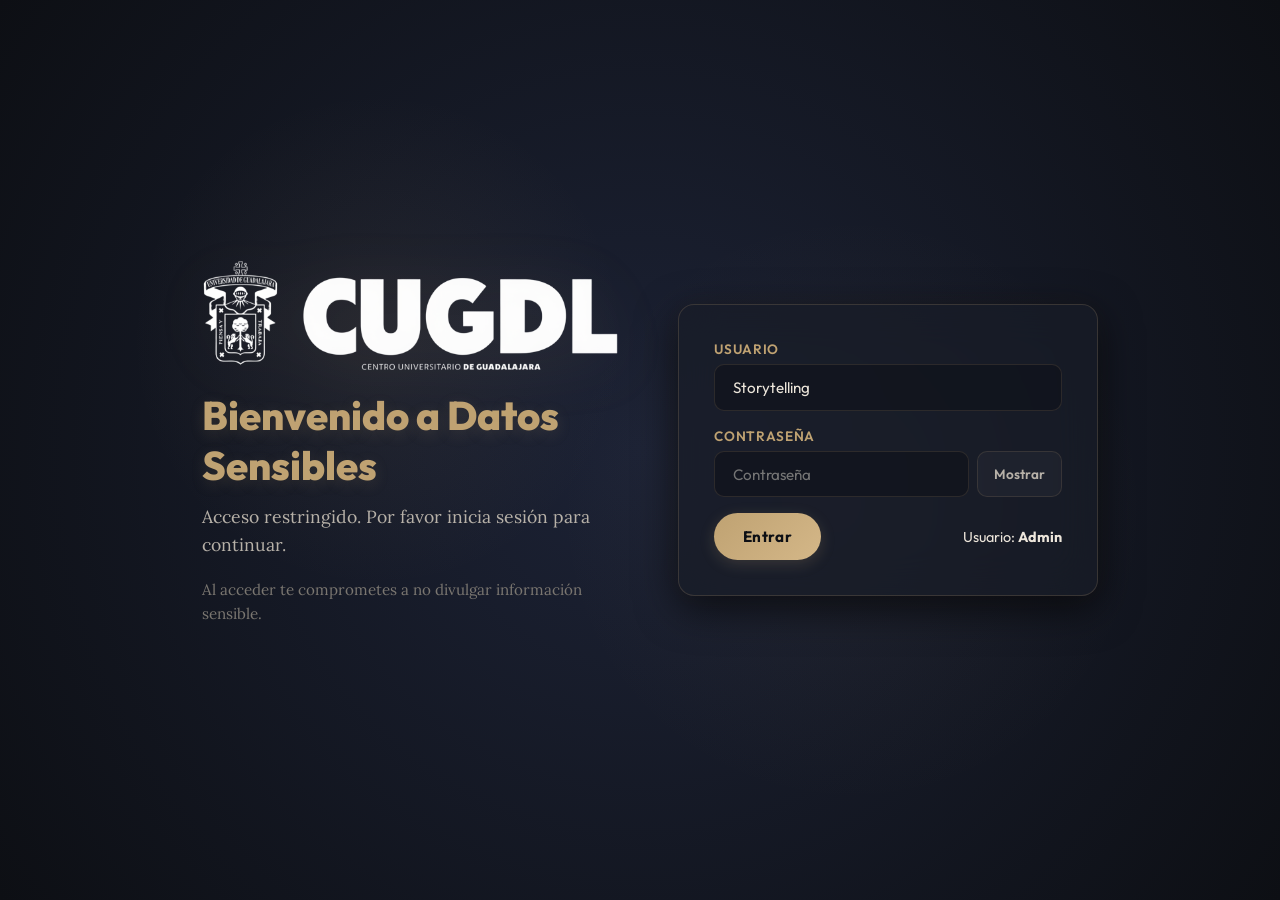
<file: login.html>
<!DOCTYPE html>
<html lang="es">
<head>
  <meta charset="utf-8">
  <meta name="viewport" content="width=device-width,initial-scale=1">
  <title>Acceso - Datos Sensibles</title>
  <link href="https://fonts.googleapis.com/css2?family=Lora:ital@0;1&family=Montserrat:wght@400;700;900&family=Outfit:wght@300;400;600;800&display=swap" rel="stylesheet">
  <style>
    :root {
      --bg-primary: #0d0f14;
      --bg-secondary: #13161e;
      --accent: #BFA272;
      --accent-bright: #d4b788;
      --accent-dim: rgba(191, 162, 114, 0.12);
      --accent-glow: rgba(191, 162, 114, 0.25);
      --text-primary: #EDE6DB;
      --text-secondary: #B7B1A8;
      --text-muted: #7a7670;
      --border-accent: rgba(191, 162, 114, 0.2);
      --bg-glass: rgba(24, 28, 40, 0.72);
      --shadow-card: 0 12px 40px rgba(0, 0, 0, 0.65);
    }
    * {
      box-sizing: border-box;
      margin: 0;
      padding: 0;
    }
    body {
      font-family: 'Outfit', sans-serif;
      background: radial-gradient(circle at center, #1c2235 0%, #0d0f14 100%);
      color: var(--text-primary);
      min-height: 100vh;
      display: flex;
      align-items: center;
      justify-content: center;
      position: relative;
      overflow-x: hidden;
    }
    body::before {
      content: '';
      position: absolute;
      width: 500px;
      height: 500px;
      background: radial-gradient(circle, rgba(191, 162, 114, 0.08) 0%, transparent 70%);
      top: 10%;
      left: 10%;
      z-index: 0;
      pointer-events: none;
    }
    body::after {
      content: '';
      position: absolute;
      width: 600px;
      height: 600px;
      background: radial-gradient(circle, rgba(191, 162, 114, 0.05) 0%, transparent 70%);
      bottom: 10%;
      right: 10%;
      z-index: 0;
      pointer-events: none;
    }
    .login-wrap {
      max-width: 980px;
      width: 100%;
      padding: 2rem;
      display: grid;
      grid-template-columns: 1fr 420px;
      gap: 2rem;
      align-items: center;
      position: relative;
      z-index: 1;
    }
    .brand {
      padding: 1.25rem;
    }
    .brand img {
      max-width: 100%;
      display: block;
      filter: drop-shadow(0 8px 32px rgba(191, 162, 114, 0.08));
    }
    .hero-copy h1 {
      font-family: 'Outfit', sans-serif;
      font-weight: 800;
      font-size: 2.5rem;
      color: var(--accent);
      margin-bottom: .8rem;
      text-shadow: 0 4px 15px rgba(191, 162, 114, 0.15);
    }
    .hero-copy p {
      color: var(--text-secondary);
      font-family: 'Lora', serif;
      font-size: 1.1rem;
      line-height: 1.6;
      margin-bottom: 1.2rem;
    }
    .hero-copy p.helper {
      font-size: 0.95rem;
      color: var(--text-muted);
    }
    .card {
      background: var(--bg-glass);
      backdrop-filter: blur(20px);
      -webkit-backdrop-filter: blur(20px);
      border-radius: 16px;
      padding: 2.2rem;
      border: 1px solid var(--border-accent);
      box-shadow: var(--shadow-card), 0 0 30px rgba(191, 162, 114, 0.05);
      transition: transform 0.3s ease, box-shadow 0.3s ease;
    }
    .card:hover {
      box-shadow: var(--shadow-card), 0 0 40px rgba(191, 162, 114, 0.1);
    }
    form label {
      display: block;
      color: var(--accent);
      font-weight: 600;
      margin-bottom: 6px;
      font-family: 'Outfit', sans-serif;
      font-size: 0.85rem;
      text-transform: uppercase;
      letter-spacing: 0.05em;
    }
    .form-row {
      margin-bottom: 1rem;
    }
    input[type=text], input[type=password] {
      width: 100%;
      padding: .8rem 1.1rem;
      border-radius: 10px;
      border: 1px solid rgba(191, 162, 114, 0.15);
      background: rgba(15, 18, 26, 0.6);
      color: var(--text-primary);
      font-family: 'Outfit', sans-serif;
      font-size: 0.95rem;
      transition: border-color 0.3s ease, box-shadow 0.3s ease;
    }
    input[type=text]:focus, input[type=password]:focus {
      outline: none;
      border-color: var(--accent);
      box-shadow: 0 0 12px rgba(191, 162, 114, 0.25);
    }
    .password-row {
      display: flex;
      gap: 0.5rem;
      align-items: center;
    }
    .password-row input {
      flex: 1;
    }
    .pw-toggle {
      background: rgba(255, 255, 255, 0.03);
      border: 1px solid rgba(191, 162, 114, 0.15);
      color: var(--text-secondary);
      padding: .8rem 1rem;
      border-radius: 10px;
      cursor: pointer;
      font-weight: 600;
      font-family: 'Outfit', sans-serif;
      font-size: 0.85rem;
      transition: background 0.3s ease, border-color 0.3s ease;
    }
    .pw-toggle:hover {
      background: rgba(191, 162, 114, 0.1);
      border-color: var(--accent);
    }
    .btn {
      background: linear-gradient(135deg, var(--accent), var(--accent-bright));
      color: #0d0f14;
      border: none;
      padding: .85rem 1.8rem;
      border-radius: 999px;
      cursor: pointer;
      font-weight: 700;
      font-family: 'Outfit', sans-serif;
      font-size: 0.95rem;
      letter-spacing: 0.02em;
      transition: transform 0.2s ease, box-shadow 0.2s ease, opacity 0.2s ease;
      box-shadow: 0 4px 15px rgba(191, 162, 114, 0.2);
    }
    .btn:hover {
      transform: translateY(-2px);
      box-shadow: 0 6px 20px rgba(191, 162, 114, 0.35);
    }
    .btn:active {
      transform: translateY(0);
    }
    .helper {
      color: var(--text-secondary);
      font-size: .95rem;
      margin-top: .5rem;
    }
    .error {
      background: rgba(59, 26, 26, 0.8);
      border: 1px solid var(--danger);
      color: #ffd6d6;
      padding: .8rem 1rem;
      border-radius: 10px;
      margin-bottom: 1rem;
      font-size: 0.9rem;
    }
    @media(max-width: 880px) {
      .login-wrap {
        grid-template-columns: 1fr;
        padding: 1rem;
      }
      .brand {
        order: 2;
      }
    }
  </style>
</head>
<body>
  <div class="login-wrap">
    <div class="brand">
      <img src="moodboard/images/CUGDL_LOGO2.png" alt="CUGDL Logo">
      <div class="hero-copy" style="margin-top:1rem">
        <h1>Bienvenido a Datos Sensibles</h1>
        <p>Acceso restringido. Por favor inicia sesión para continuar.</p>
        <p class="helper">Al acceder te comprometes a no divulgar información sensible.</p>
      </div>
    </div>

    <div>
      <div class="card">
        <div id="errorBox" style="display:none" class="error">Usuario o contraseña incorrectos.</div>
        <form id="loginForm" method="post" action="/login">
          <div class="form-row">
            <label for="username">Usuario</label>
            <input id="username" name="username" type="text" required placeholder="Usuario">
          </div>
          <div class="form-row">
            <label for="password">Contraseña</label>
            <div class="password-row">
              <input id="password" name="password" type="password" required placeholder="Contraseña">
              <button id="togglePassword" type="button" class="pw-toggle" aria-pressed="false">Mostrar</button>
            </div>
          </div>
          <div style="display:flex;gap:8px;align-items:center;justify-content:space-between;margin-top:.6rem">
            <button class="btn" type="submit">Entrar</button>
            <div style="color:var(--muted);font-size:.9rem">Usuario: <strong>Admin</strong></div>
          </div>
        </form>
      </div>
    </div>
  </div>

  <script>
    // Show error when ?error=1
    const params = new URLSearchParams(window.location.search);
    if (params.get('error')) {
      document.getElementById('errorBox').style.display = 'block';
    }
    // Pre-fill username for convenience
    document.getElementById('username').value = 'Storytelling';
    // Toggle password visibility
    (function(){
      const pwd = document.getElementById('password');
      const btn = document.getElementById('togglePassword');
      if (!pwd || !btn) return;
      btn.addEventListener('click', () => {
        if (pwd.type === 'password') {
          pwd.type = 'text';
          btn.textContent = 'Ocultar';
          btn.setAttribute('aria-pressed','true');
        } else {
          pwd.type = 'password';
          btn.textContent = 'Mostrar';
          btn.setAttribute('aria-pressed','false');
        }
      });
    })();
  </script>
</body>
</html>
</file>
<file: moodboard/style.css>
* { box-sizing: border-box; }
body { font-family: 'Lora', serif; margin: 0; color: #222; background: #fff; }
.container { max-width: 1100px; margin: 24px auto; padding: 18px; }
header.cover { display: grid; grid-template-columns: 1fr 320px; gap: 18px; padding: 24px; border-radius: 8px; align-items: center; background: linear-gradient(90deg,#F7F2E7 0%, #fff 100%); }
.cover-left h1 { margin: 0; font-size: 48px; font-family: 'Montserrat', sans-serif; font-weight: 900; color: #5A6D9F; }
.cover-left h2 { margin: 6px 0 12px; font-size: 20px; color: #313131; font-weight: 600; }
.cover-left .author { margin: 0; color: #666; }
.button { background: #5A6D9F; color: #fff; padding: 8px 12px; border-radius: 6px; text-decoration: none; font-family: 'Montserrat', sans-serif; font-weight:700; }
.button:hover { opacity: 0.9; }
.cover-right .cover-image { height: 160px; background: #26292D; border-radius: 6px; display:flex; align-items:center; justify-content:center; color:#EDE6DB; font-size:14px; padding:10px; }
/* Ensure images inside cover-image fit and retain border radius */
.cover-right .cover-image img { /* fit the logo fully, avoid cropping */
	width: auto;
	height: auto;
	max-width: 60%;
	max-height: 60%;
	object-fit: contain;
	display: block;
	border-radius: inherit;
	background-color: transparent;
}
section.slide { padding: 20px; margin-top: 16px; border-radius: 8px; background: #ffffff; box-shadow: 0 2px 6px rgba(0,0,0,0.06); }
.slide h3 { margin-top: 0; font-family: 'Montserrat', sans-serif; color: #5A6D9F; }
.palette { display:flex; gap: 12px; margin: 10px 0; }
.swatch { width: 110px; height: 70px; border-radius: 6px; display:flex; align-items:flex-end; padding:6px; color:white; font-family: 'Montserrat', sans-serif; font-weight:700; font-size:12px; box-shadow: 0 1px 0 rgba(0,0,0,0.05) inset; }
.swatch.primary { background:#5A6D9F; }
.swatch.accent { background:#E77C6C; }
.swatch.soft { background:#F7F2E7; color:#222; }
.swatch.neutral { background:#313131; }
footer.credits { margin-top: 18px; color: #666; font-size: 13px; }
.button { display:inline-block; padding:8px 12px; background:#5A6D9F; color:#fff; border-radius:6px; text-decoration:none; font-weight:700; }
.button:hover { background:#46567D; }
ul { margin: 6px 0 0; }
@media print { body { background: #fff; } .container { margin: 0; width: auto; } header.cover, .slide { page-break-inside: avoid; } }
</file>
